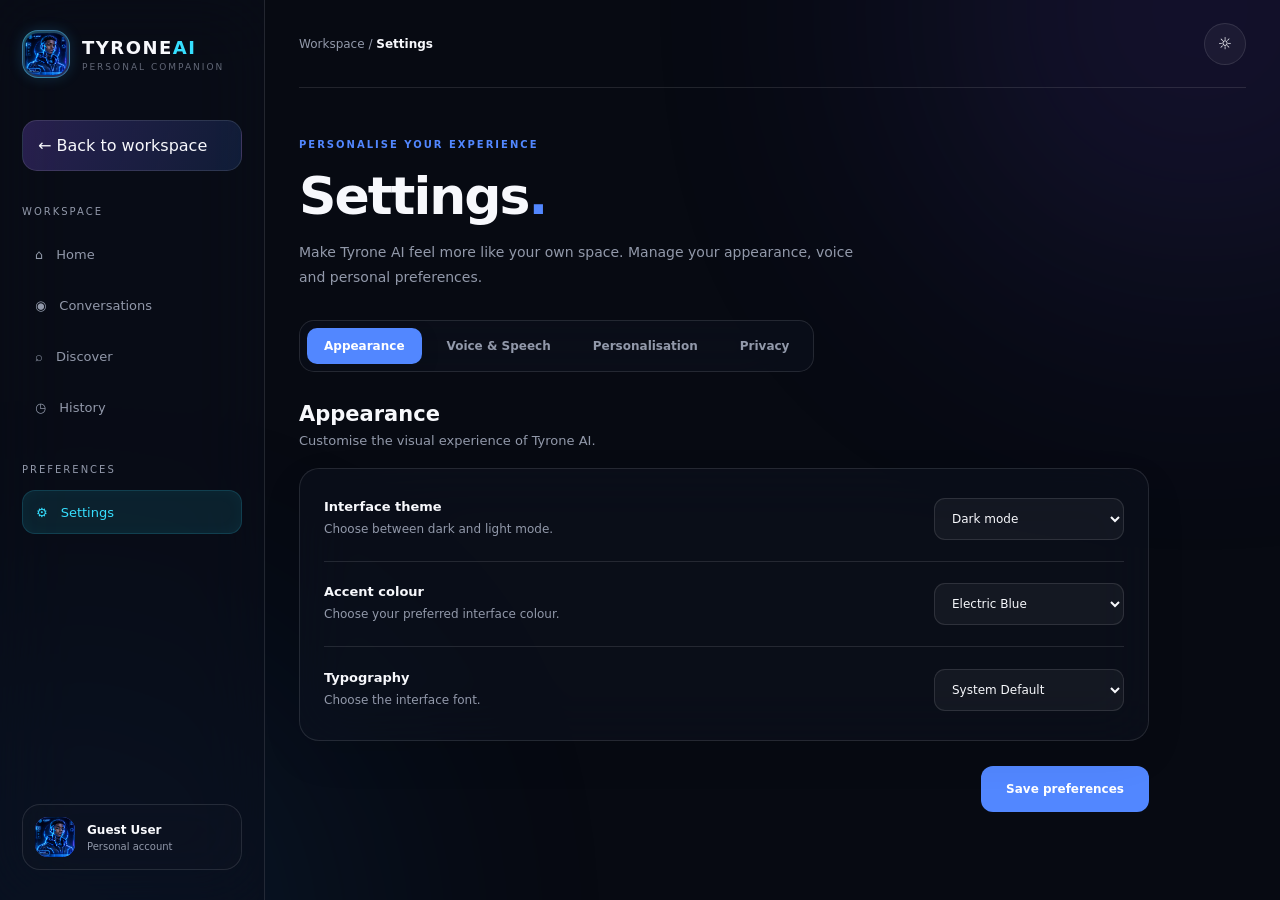
<file: wwwroot/pages/settings.html>
<!DOCTYPE html>
<html lang="en" data-theme="dark">
<head>
    <meta charset="UTF-8">
    <meta name="viewport" content="width=device-width, initial-scale=1.0">

    <meta name="theme-color" content="#080b14">
    <meta name="description" content="Customise your Tyrone AI experience.">

    <title>Settings | Tyrone AI</title>

    <link rel="stylesheet" href="../css/style.css">
    <link rel="stylesheet" href="../css/settings.css">
</head>

<body>

<div class="app-shell">

    <!-- SETTINGS SIDEBAR -->
    <aside class="sidebar" id="sidebar">

        <div class="brand">
            <div class="brand-icon">
                <img src="../images/tyrone-avatar.png" alt="Tyrone AI">
            </div>

            <div>
                <h2>TYRONE<span>AI</span></h2>
                <small>PERSONAL COMPANION</small>
            </div>
        </div>

        <a href="../index.html" class="new-chat">
            ← Back to workspace
        </a>

        <div class="sidebar-label">WORKSPACE</div>

        <nav class="side-nav">
            <a href="../index.html" data-page="home">
                <span>⌂</span>
                <span>Home</span>
            </a>

            <a href="../index.html" data-page="conversations">
                <span>◉</span>
                <span>Conversations</span>
            </a>

            <a href="../index.html" data-page="discover">
                <span>⌕</span>
                <span>Discover</span>
            </a>

            <a href="../index.html" data-page="history">
                <span>◷</span>
                <span>History</span>
            </a>
        </nav>

        <div class="sidebar-label">PREFERENCES</div>

        <nav class="side-nav">
            <a href="settings.html" class="active">
                <span>⚙</span>
                <span>Settings</span>
            </a>
        </nav>

        <div class="sidebar-bottom">
            <div class="profile">
                <div class="profile-avatar">
                    <img src="../images/tyrone-avatar.png" alt="Tyrone">
                </div>

                <div>
                    <strong id="sidebarName">Guest User</strong>
                    <small>Personal account</small>
                </div>
            </div>
        </div>

    </aside>

    <!-- MAIN SETTINGS CONTENT -->
    <main class="main-content settings-main">

        <header class="topbar">
            <div class="breadcrumb">
                Workspace / <strong>Settings</strong>
            </div>

            <div class="top-actions">
                <button class="icon-button" id="themeButton">
                    ☼
                </button>
            </div>
        </header>

        <section class="settings-hero">
            <span class="settings-eyebrow">
                PERSONALISE YOUR EXPERIENCE
            </span>

            <h1>Settings<span>.</span></h1>

            <p>
                Make Tyrone AI feel more like your own space.
                Manage your appearance, voice and personal preferences.
            </p>
        </section>

        <!-- SETTINGS NAVIGATION -->
        <nav class="settings-tabs">
            <button class="settings-tab active" data-settings-tab="appearance">
                Appearance
            </button>

            <button class="settings-tab" data-settings-tab="voice">
                Voice & Speech
            </button>

            <button class="settings-tab" data-settings-tab="personalisation">
                Personalisation
            </button>

            <button class="settings-tab" data-settings-tab="privacy">
                Privacy
            </button>
        </nav>

        <!-- APPEARANCE -->
        <section class="settings-content active" id="appearance">

            <div class="settings-section-heading">
                <h2>Appearance</h2>
                <p>Customise the visual experience of Tyrone AI.</p>
            </div>

            <div class="settings-card">

                <div class="settings-row">
                    <div>
                        <h3>Interface theme</h3>
                        <p>Choose between dark and light mode.</p>
                    </div>

                    <select id="settingsTheme">
                        <option value="dark">Dark mode</option>
                        <option value="light">Light mode</option>
                    </select>
                </div>

                <div class="settings-row">
                    <div>
                        <h3>Accent colour</h3>
                        <p>Choose your preferred interface colour.</p>
                    </div>

                    <select id="settingsAccent">
                        <option value="blue">Electric Blue</option>
                        <option value="purple">Purple</option>
                        <option value="cyan">Cyan</option>
                        <option value="green">Emerald</option>
                        <option value="orange">Orange</option>
                    </select>
                </div>

                <div class="settings-row">
                    <div>
                        <h3>Typography</h3>
                        <p>Choose the interface font.</p>
                    </div>

                    <select id="settingsFont">
                        <option value="system">System Default</option>
                        <option value="modern">Modern</option>
                        <option value="classic">Classic</option>
                    </select>
                </div>

            </div>
        </section>

        <!-- VOICE -->
        <section class="settings-content" id="voice">

            <div class="settings-section-heading">
                <h2>Voice & Speech</h2>
                <p>Manage how you communicate with Tyrone.</p>
            </div>

            <div class="settings-card">

                <div class="settings-row">
                    <div>
                        <h3>Spoken responses</h3>
                        <p>Enable or disable spoken AI replies.</p>
                    </div>

                    <label class="settings-switch">
                        <input type="checkbox" id="spokenReplies">
                        <span></span>
                    </label>
                </div>

                <div class="settings-row">
                    <div>
                        <h3>Voice input</h3>
                        <p>Use your microphone to talk to Tyrone.</p>
                    </div>

                    <span class="settings-info">Browser supported</span>
                </div>

            </div>
        </section>

        <!-- PERSONALISATION -->
        <section class="settings-content" id="personalisation">

            <div class="settings-section-heading">
                <h2>Personalisation</h2>
                <p>Give Tyrone a better understanding of your preferences.</p>
            </div>

            <div class="settings-card">

                <div class="settings-row">
                    <div>
                        <h3>Display name</h3>
                        <p>How Tyrone addresses you.</p>
                    </div>

                    <input
                        type="text"
                        id="settingsDisplayName"
                        placeholder="Your name"
                        maxlength="40"
                    >
                </div>

            </div>
        </section>

        <!-- PRIVACY -->
        <section class="settings-content" id="privacy">

            <div class="settings-section-heading">
                <h2>Privacy & Security</h2>
                <p>Understand and manage your data preferences.</p>
            </div>

            <div class="settings-card">

                <div class="settings-row">
                    <div>
                        <h3>Conversation storage</h3>
                        <p>Your conversations are managed by the existing app storage system.</p>
                    </div>

                    <span class="settings-info">Local storage</span>
                </div>

            </div>
        </section>

        <div class="settings-save-area">
            <button id="saveSettingsButton">
                Save preferences
            </button>
        </div>

    </main>

</div>

<script src="../js/settings.js"></script>


<nav class="mobile-nav settings-mobile-nav" aria-label="Mobile navigation">

    <a href="../index.html#home" class="mobile-nav-item">
        <span class="nav-icon">&#8962;</span>
        <span>Home</span>
    </a>

    <a href="../index.html#conversations" class="mobile-nav-item">
        <span class="nav-icon">&#9673;</span>
        <span>Chats</span>
    </a>

    <a href="../index.html#discover" class="mobile-nav-item">
        <span class="nav-icon">&#9906;</span>
        <span>Discover</span>
    </a>

    <a href="../index.html#history" class="mobile-nav-item">
        <span class="nav-icon">&#9719;</span>
        <span>History</span>
    </a>

    <a href="settings.html" class="mobile-nav-item active">
        <span class="nav-icon">&#9881;</span>
        <span>Settings</span>
    </a>

</nav>


</body>
</html>
</file>
<file: wwwroot/css/style.css>
﻿/* =========================================
   TYRONE AI - LIQUID GLASS DESIGN SYSTEM
   Premium iPhone-inspired interface
========================================= */

:root {
    --background: #070a12;
    --surface: rgba(255, 255, 255, 0.045);
    --surface-hover: rgba(255, 255, 255, 0.085);
    --glass: rgba(20, 25, 40, 0.34);
    --border: rgba(255, 255, 255, 0.11);
    --text: #f7f8fc;
    --muted: #9299aa;
    --accent: #a78bfa;
    --accent-blue: #60a5fa;
    --accent-glow: rgba(139, 92, 246, 0.3);
    --radius-lg: 26px;
    --radius-md: 18px;
    --blur: 28px;
}

[data-theme="light"] {
    --background: #edf0f8;
    --surface: rgba(255, 255, 255, 0.48);
    --surface-hover: rgba(255, 255, 255, 0.75);
    --glass: rgba(255, 255, 255, 0.38);
    --border: rgba(255, 255, 255, 0.65);
    --text: #171b2a;
    --muted: #747b8e;
    --accent: #7956d9;
    --accent-blue: #397bd9;
    --accent-glow: rgba(139, 92, 246, 0.16);
}

/* RESET */

* {
    margin: 0;
    padding: 0;
    box-sizing: border-box;
}

html {
    scroll-behavior: smooth;
}

body {
    min-height: 100vh;
    font-family: -apple-system, BlinkMacSystemFont,
        "SF Pro Display", "Segoe UI", sans-serif;

    color: var(--text);
    background: var(--background);

    overflow-x: hidden;

    transition:
        background 0.5s ease,
        color 0.5s ease;
}

button {
    font: inherit;
    color: inherit;
    cursor: pointer;
    border: none;
    -webkit-tap-highlight-color: transparent;
}

a {
    color: inherit;
    text-decoration: none;
}

/* AMBIENT BACKGROUND */

body::before,
body::after {
    content: "";
    position: fixed;
    width: 520px;
    height: 520px;
    border-radius: 50%;
    filter: blur(140px);
    opacity: 0.19;
    pointer-events: none;
    z-index: -1;
}

body::before {
    background: #6044cf;
    top: -250px;
    right: -180px;
}

body::after {
    background: #1764b8;
    bottom: -300px;
    left: -200px;
}

/* APPLICATION LAYOUT */

.app-shell {
    display: flex;
    min-height: 100vh;
}

/* SIDEBAR */

.sidebar {
    width: 265px;
    padding: 30px 22px;

    display: flex;
    flex-direction: column;

    background: rgba(12, 16, 28, 0.48);
    backdrop-filter: blur(35px);
    -webkit-backdrop-filter: blur(35px);

    border-right: 1px solid var(--border);
}

.brand {
    display: flex;
    align-items: center;
    gap: 12px;
    margin-bottom: 42px;
}

.brand-icon {
    width: 43px;
    height: 43px;
    display: grid;
    place-items: center;

    border-radius: 15px;

    font-size: 23px;
    font-weight: 800;

    background: linear-gradient(
        135deg,
        #a78bfa,
        #557df5
    );

    box-shadow: 0 0 30px var(--accent-glow);
}

.brand h2 {
    font-size: 18px;
    letter-spacing: 2px;
}

.brand h2 span {
    color: var(--accent);
}

.brand small {
    display: block;
    margin-top: 4px;
    font-size: 8px;
    letter-spacing: 2px;
    color: var(--muted);
}

.new-chat {
    padding: 15px;
    border-radius: 15px;

    background: linear-gradient(
        110deg,
        rgba(139, 92, 246, 0.25),
        rgba(59, 130, 246, 0.15)
    );

    border: 1px solid var(--border);
    text-align: left;
    transition: 0.3s ease;
}

.new-chat:hover {
    background: rgba(139, 92, 246, 0.3);
    transform: translateY(-2px);
}

.sidebar-label {
    margin: 35px 0 15px;
    font-size: 10px;
    letter-spacing: 2px;
    color: var(--muted);
}

.side-nav {
    display: grid;
    gap: 9px;
}

.side-nav a,
.sidebar-bottom > a {
    display: flex;
    align-items: center;
    gap: 13px;

    padding: 13px;
    border-radius: 13px;

    color: var(--muted);
    transition: 0.25s ease;
}

.side-nav a:hover,
.sidebar-bottom > a:hover,
.side-nav a.active {
    color: var(--text);
    background: var(--surface-hover);
}

.side-nav a.active {
    border: 1px solid var(--border);
}

.sidebar-bottom {
    margin-top: auto;
}

.profile {
    display: flex;
    align-items: center;
    gap: 12px;

    padding: 15px 5px 0;
    margin-top: 18px;
    border-top: 1px solid var(--border);
}

.profile-avatar {
    width: 38px;
    height: 38px;
    display: grid;
    place-items: center;

    border-radius: 50%;
    background: linear-gradient(135deg, #8b5cf6, #3b82f6);
}

.profile strong,
.profile small {
    display: block;
}

.profile strong {
    font-size: 12px;
}

.profile small {
    margin-top: 4px;
    color: var(--muted);
    font-size: 10px;
}

/* MAIN CONTENT */

.main-content {
    flex: 1;
    min-width: 0;
    padding: 0 55px;
}

.topbar {
    height: 88px;

    display: flex;
    align-items: center;
    justify-content: space-between;

    border-bottom: 1px solid var(--border);
}

.breadcrumb {
    font-size: 12px;
    color: var(--muted);
}

.breadcrumb strong {
    color: var(--text);
}

.top-actions {
    display: flex;
    align-items: center;
    gap: 14px;
}

.icon-button {
    width: 42px;
    height: 42px;
    border-radius: 50%;

    background: var(--surface);
    border: 1px solid var(--border);
}

.upgrade-button {
    padding: 12px 19px;
    border-radius: 30px;

    background: linear-gradient(
        110deg,
        #8b5cf6,
        #557df5
    );

    color: white;
    font-size: 12px;
}

.menu-button {
    display: none;
    background: transparent;
    font-size: 22px;
}

/* WELCOME */

.welcome-section {
    display: flex;
    align-items: center;
    justify-content: space-between;

    padding: 48px 0 35px;
}

.status,
.ai-status {
    display: flex;
    align-items: center;
    gap: 9px;

    font-size: 9px;
    letter-spacing: 2px;
    color: var(--muted);
}

.status-dot {
    width: 7px;
    height: 7px;
    display: inline-block;

    border-radius: 50%;
    background: #45dfab;

    box-shadow: 0 0 13px #45dfab;
}

.welcome-copy h1 {
    margin-top: 20px;
    font-size: clamp(28px, 4vw, 43px);
    letter-spacing: -1.5px;
    font-weight: 600;
}

.welcome-copy p {
    max-width: 550px;
    margin-top: 12px;
    line-height: 1.8;
    color: var(--muted);
    font-size: 14px;
}

.date-label {
    font-size: 12px;
    color: var(--muted);
}

/* COMPANION GLASS PANEL */

.companion-section {
    position: relative;
    min-height: 440px;

    display: grid;
    place-items: center;

    overflow: hidden;
    isolation: isolate;

    border: 1px solid var(--border);
    border-radius: 30px;

    background:
        linear-gradient(
            145deg,
            rgba(139, 92, 246, 0.11),
            rgba(59, 130, 246, 0.04),
            rgba(255, 255, 255, 0.025)
        );

    backdrop-filter: blur(35px);
    -webkit-backdrop-filter: blur(35px);

    box-shadow:
        inset 0 1px 1px rgba(255,255,255,0.08),
        0 25px 90px rgba(0,0,0,0.16);
}

.companion-glow {
    position: absolute;
    width: 350px;
    height: 350px;

    border-radius: 50%;
    background: #8058ed;
    filter: blur(130px);
    opacity: 0.22;
    z-index: -1;
}

.companion-content {
    text-align: center;
    padding: 35px 20px;
}

.ai-status {
    justify-content: center;
    color: #45dfab;
}

.avatar-placeholder {
    position: relative;
    width: 165px;
    height: 165px;

    display: grid;
    place-items: center;

    margin: 32px auto 25px;
}

.avatar-core {
    width: 110px;
    height: 110px;

    display: grid;
    place-items: center;

    border-radius: 50%;

    font-size: 45px;
    font-weight: 700;

    background: linear-gradient(
        145deg,
        rgba(167,139,250,0.9),
        rgba(59,130,246,0.85)
    );

    border: 1px solid rgba(255,255,255,0.4);

    box-shadow:
        0 0 45px rgba(139,92,246,0.35),
        inset 0 1px 15px rgba(255,255,255,0.3);
}

.avatar-ring {
    position: absolute;
    inset: 0;
    border-radius: 50%;
    border: 1px solid rgba(167,139,250,0.3);
}

.ring-one {
    animation: rotate 16s linear infinite;
}

.ring-two {
    inset: 12px;
    border-style: dashed;
    animation: rotate 22s linear infinite reverse;
}

@keyframes rotate {
    to {
        transform: rotate(360deg);
    }
}

.companion-content h2 {
    font-size: 30px;
    letter-spacing: -1px;
}

.companion-content > p {
    margin-top: 9px;
    color: var(--muted);
    font-size: 13px;
}

.talk-button {
    display: flex;
    align-items: center;
    justify-content: center;
    gap: 10px;

    margin: 27px auto 0;
    padding: 15px 27px;

    border-radius: 40px;

    color: white;
    background: linear-gradient(110deg, #8b5cf6, #557df5);

    box-shadow: 0 8px 35px rgba(139,92,246,0.28);

    transition: 0.3s ease;
}

.talk-button:hover {
    transform: translateY(-3px);
    box-shadow: 0 12px 40px rgba(139,92,246,0.4);
}

.voice-note {
    display: block;
    margin-top: 13px;
    color: var(--muted);
    font-size: 10px;
}

/* QUICK ACTIONS */

.quick-section {
    padding: 45px 0;
}

.section-heading h2 {
    font-size: 20px;
}

.section-heading p {
    margin-top: 8px;
    font-size: 12px;
    color: var(--muted);
}

.quick-grid {
    display: grid;
    grid-template-columns: repeat(4, minmax(0, 1fr));
    gap: 15px;
    margin-top: 22px;
}

.quick-card {
    min-height: 145px;
    padding: 21px;

    display: flex;
    flex-direction: column;
    align-items: flex-start;

    text-align: left;

    border-radius: 20px;
    border: 1px solid var(--border);

    background: var(--surface);

    backdrop-filter: blur(25px);
    -webkit-backdrop-filter: blur(25px);

    transition: 0.3s ease;
}

.quick-card:hover {
    transform: translateY(-5px);
    background: var(--surface-hover);
    border-color: rgba(167,139,250,0.4);
}

.quick-icon {
    font-size: 23px;
    color: var(--accent);
    margin-bottom: 18px;
}

.quick-card strong {
    font-size: 12px;
}

.quick-card small {
    margin-top: 8px;
    font-size: 10px;
    line-height: 1.5;
    color: var(--muted);
}

/* FOOTER */

.footer {
    display: flex;
    justify-content: space-between;

    padding: 23px 0 35px;
    border-top: 1px solid var(--border);

    font-size: 9px;
    letter-spacing: 1.5px;
    color: var(--muted);
}

/* MOBILE NAVIGATION â€” FLOATING GLASS */

.mobile-nav {
    display: none;
}

/* RESPONSIVE TABLET */

@media (max-width: 1050px) {
    .sidebar {
        width: 220px;
    }

    .main-content {
        padding: 0 30px;
    }

    .quick-grid {
        grid-template-columns: repeat(2, minmax(0, 1fr));
    }
}

/* MOBILE EXPERIENCE */

@media (max-width: 700px) {

    body {
        padding-bottom: 105px;
    }

    .app-shell {
        display: block;
    }

    .sidebar {
        position: fixed;
        top: 0;
        left: -280px;
        bottom: 0;
        z-index: 100;

        width: 260px;

        background: rgba(10, 14, 25, 0.9);
        transition: left 0.35s ease;
    }

    .sidebar.open {
        left: 0;
    }

    .main-content {
        padding: 0 19px;
    }

    .topbar {
        height: 67px;
    }

    .menu-button {
        display: block;
    }

    .breadcrumb {
        margin-right: auto;
        margin-left: 15px;
    }

    .upgrade-button {
        display: none;
    }

    .welcome-section {
        padding: 36px 0 25px;
        display: block;
    }

    .welcome-copy h1 {
        font-size: 31px;
        line-height: 1.2;
    }

    .welcome-copy p {
        font-size: 13px;
    }

    .date-label {
        margin-top: 18px;
    }

    .companion-section {
        min-height: 390px;
        border-radius: 25px;
    }

    .avatar-placeholder {
        width: 145px;
        height: 145px;
    }

    .avatar-core {
        width: 95px;
        height: 95px;
    }

    .companion-content h2 {
        font-size: 27px;
    }

    .quick-section {
        padding: 35px 0;
    }

    .quick-grid {
        grid-template-columns: repeat(2, minmax(0, 1fr));
        gap: 11px;
    }

    .quick-card {
        min-height: 135px;
        padding: 16px;
    }

    .footer {
        padding-bottom: 15px;
        font-size: 8px;
    }

    /* FULL-WIDTH FLOATING GLASS BAR */

    .mobile-nav {
        position: fixed;
        display: flex;
        align-items: center;
        justify-content: space-around;

        left: 15px;
        right: 15px;
        bottom: max(12px, env(safe-area-inset-bottom));

        min-height: 72px;
        padding: 8px 10px;

        z-index: 200;

        border-radius: 25px;

        /* Translucent glass, not an opaque background */
        background: rgba(17, 21, 35, 0.23);

        backdrop-filter: blur(32px) saturate(180%);
        -webkit-backdrop-filter: blur(32px) saturate(180%);

        border: 1px solid rgba(255,255,255,0.16);

        box-shadow:
            0 12px 45px rgba(0,0,0,0.22),
            inset 0 1px 1px rgba(255,255,255,0.15);
    }

    .mobile-nav a {
        flex: 1;

        display: flex;
        flex-direction: column;
        align-items: center;
        justify-content: center;
        gap: 5px;

        min-height: 54px;

        color: rgba(220,225,240,0.7);
        font-size: 21px;

        transition: 0.25s ease;
    }

    .mobile-nav a small {
        font-size: 9px;
        letter-spacing: 0.3px;
    }

    .mobile-nav a.active {
        color: #c4b5fd;
        text-shadow: 0 0 15px rgba(167,139,250,0.55);
    }
}

/* REDUCED MOTION ACCESSIBILITY */

@media (prefers-reduced-motion: reduce) {
    *,
    *::before,
    *::after {
        animation-duration: 0.01ms !important;
        animation-iteration-count: 1 !important;
        scroll-behavior: auto !important;
        transition-duration: 0.01ms !important;
    }
}
/* LIGHT MODE â€” SIDEBAR TEXT CONTRAST FIX */
html[data-theme="light"] #sidebar {
    color: #172033;
    background: rgba(245, 248, 255, 0.88);
    border-right: 1px solid rgba(20, 30, 50, 0.12);
}

html[data-theme="light"] #sidebar .new-chat,
html[data-theme="light"] #sidebar .side-nav a,
html[data-theme="light"] #sidebar .side-nav,
html[data-theme="light"] #sidebar .sidebar-label {
    color: #26334a;
}

html[data-theme="light"] #sidebar .new-chat {
    background: rgba(30, 45, 70, 0.08);
    border: 1px solid rgba(30, 45, 70, 0.14);
    font-weight: 600;
}

html[data-theme="light"] #sidebar .side-nav a {
    font-weight: 500;
}

html[data-theme="light"] #sidebar .side-nav a:hover,
html[data-theme="light"] #sidebar .side-nav a.active {
    color: #080f20;
    background: rgba(35, 55, 85, 0.10);
}

html[data-theme="light"] #sidebar .new-chat:hover {
    background: rgba(30, 45, 70, 0.14);
}

html[data-theme="light"] #sidebar .brand,
html[data-theme="light"] #sidebar #sidebarName {
    color: #101a2d;
}

/* =========================================
   TYRONE AI â€” LIQUID GLASS CHAT EXPERIENCE
========================================= */

[hidden] {
    display: none !important;
}

.conversation-list {
    display: grid;
    gap: 7px;
    max-height: 260px;
    overflow-y: auto;
}

.conversation-empty {
    padding: 8px 12px;
    color: var(--muted);
    font-size: 11px;
    line-height: 1.6;
}

.conversation-item {
    width: 100%;
    padding: 11px 12px;
    overflow: hidden;
    border-radius: 12px;
    background: transparent;
    color: var(--muted);
    text-align: left;
    text-overflow: ellipsis;
    white-space: nowrap;
    font-size: 12px;
    transition: 0.25s ease;
}

.conversation-item:hover,
.conversation-item.active {
    color: var(--text);
    background: var(--surface-hover);
}

/* CHAT PANEL */

.chat-panel {
    position: relative;
    min-height: 580px;
    height: min(72vh, 780px);
    display: flex;
    flex-direction: column;
    overflow: hidden;

    border: 1px solid var(--border);
    border-radius: 28px;

    background:
        linear-gradient(
            145deg,
            rgba(139, 92, 246, 0.09),
            rgba(59, 130, 246, 0.035),
            var(--glass)
        );

    backdrop-filter: blur(35px) saturate(160%);
    -webkit-backdrop-filter: blur(35px) saturate(160%);

    box-shadow:
        inset 0 1px 1px rgba(255,255,255,0.10),
        0 25px 80px rgba(0,0,0,0.13);

    animation: chatAppear 0.45s ease both;
}

@keyframes chatAppear {
    from {
        opacity: 0;
        transform: translateY(15px) scale(0.99);
    }
    to {
        opacity: 1;
        transform: translateY(0) scale(1);
    }
}

.chat-header {
    min-height: 85px;
    padding: 20px 25px;

    display: flex;
    align-items: center;
    justify-content: space-between;
    gap: 15px;

    border-bottom: 1px solid var(--border);
}

.chat-header h2 {
    margin-top: 8px;
    font-size: 19px;
    font-weight: 600;
}

.chat-model-label {
    padding: 8px 12px;
    border: 1px solid var(--border);
    border-radius: 30px;
    background: var(--surface);
    color: var(--muted);
    font-size: 9px;
    letter-spacing: 1px;
    white-space: nowrap;
}

/* MESSAGES */

.chat-messages {
    flex: 1;
    min-height: 0;
    padding: 28px;
    overflow-y: auto;
    scroll-behavior: smooth;
}

.message {
    display: flex;
    align-items: flex-start;
    gap: 13px;
    margin-bottom: 25px;
    animation: messageAppear 0.3s ease both;
}

@keyframes messageAppear {
    from {
        opacity: 0;
        transform: translateY(8px);
    }
    to {
        opacity: 1;
        transform: translateY(0);
    }
}

.message-avatar {
    width: 36px;
    height: 36px;
    flex-shrink: 0;
    display: grid;
    place-items: center;
    border-radius: 13px;
    color: white;
    font-weight: 700;
    background: linear-gradient(135deg, #8b5cf6, #3b82f6);
    box-shadow: 0 5px 20px rgba(139,92,246,0.2);
}

.message-content {
    max-width: min(720px, 85%);
    padding: 14px 17px;
    border: 1px solid var(--border);
    border-radius: 5px 19px 19px 19px;
    background: var(--surface);
    line-height: 1.75;
    overflow-wrap: anywhere;
}

.message-content strong {
    display: block;
    margin-bottom: 5px;
    color: var(--accent);
    font-size: 11px;
}

.message-content p {
    color: var(--text);
    font-size: 13px;
    white-space: pre-wrap;
}

.user-message {
    flex-direction: row-reverse;
}

.user-message .message-avatar {
    background: linear-gradient(135deg, #397bd9, #2563eb);
}

.user-message .message-content {
    border-radius: 19px 5px 19px 19px;
    background: rgba(111, 92, 220, 0.13);
}

/* TYPING INDICATOR */

.typing-indicator {
    display: flex;
    align-items: center;
    gap: 5px;
    padding: 0 28px 17px;
    color: var(--muted);
    font-size: 11px;
}

.typing-indicator[hidden] {
    display: none !important;
}

.typing-indicator span {
    width: 6px;
    height: 6px;
    border-radius: 50%;
    background: var(--accent);
    animation: typingPulse 1.2s infinite ease-in-out;
}

.typing-indicator span:nth-child(2) {
    animation-delay: 0.15s;
}

.typing-indicator span:nth-child(3) {
    animation-delay: 0.3s;
}

@keyframes typingPulse {
    0%, 60%, 100% {
        opacity: 0.35;
        transform: translateY(0);
    }
    30% {
        opacity: 1;
        transform: translateY(-5px);
    }
}

/* MESSAGE COMPOSER */

.chat-composer {
    display: flex;
    align-items: flex-end;
    gap: 12px;
    margin: 0 20px;
    padding: 12px 13px 12px 19px;

    border: 1px solid var(--border);
    border-radius: 22px;

    background: rgba(255,255,255,0.055);
    backdrop-filter: blur(25px);
    -webkit-backdrop-filter: blur(25px);

    box-shadow:
        inset 0 1px 1px rgba(255,255,255,0.07),
        0 8px 30px rgba(0,0,0,0.08);

    transition: border-color 0.25s ease, box-shadow 0.25s ease;
}

.chat-composer:focus-within {
    border-color: rgba(167,139,250,0.55);
    box-shadow: 0 0 25px rgba(139,92,246,0.10);
}

.chat-composer textarea {
    flex: 1;
    min-width: 0;
    max-height: 150px;
    resize: none;
    outline: none;
    border: none;
    background: transparent;
    color: var(--text);
    font: inherit;
    font-size: 13px;
    line-height: 1.6;
    padding: 7px 0;
}

.chat-composer textarea::placeholder {
    color: var(--muted);
}

.chat-composer button {
    width: 43px;
    height: 43px;
    flex-shrink: 0;
    display: grid;
    place-items: center;
    border-radius: 15px;
    color: white;
    font-size: 19px;
    background: linear-gradient(135deg, #8b5cf6, #557df5);
    box-shadow: 0 5px 20px rgba(139,92,246,0.25);
    transition: 0.25s ease;
}

.chat-composer button:hover {
    transform: translateY(-2px);
    box-shadow: 0 8px 25px rgba(139,92,246,0.4);
}

.chat-composer button:disabled {
    opacity: 0.45;
    cursor: not-allowed;
    transform: none;
}

.chat-disclaimer {
    padding: 12px 15px 17px;
    text-align: center;
    color: var(--muted);
    font-size: 9px;
}

/* LIGHT THEME */

html[data-theme="light"] .chat-panel {
    background:
        linear-gradient(
            145deg,
            rgba(255,255,255,0.78),
            rgba(238,241,255,0.55)
        );
    box-shadow:
        inset 0 1px 1px rgba(255,255,255,0.85),
        0 25px 80px rgba(40,50,90,0.08);
}

html[data-theme="light"] .chat-composer {
    background: rgba(255,255,255,0.65);
    border-color: rgba(70,80,120,0.17);
}

html[data-theme="light"] .message-content {
    background: rgba(255,255,255,0.65);
}

html[data-theme="light"] .user-message .message-content {
    background: rgba(121,86,217,0.10);
}

/* MOBILE CHAT */

@media (max-width: 700px) {
    .conversation-list {
        max-height: 180px;
    }

    .chat-panel {
        min-height: 540px;
        height: calc(100dvh - 180px);
        border-radius: 23px;
    }

    .chat-header {
        min-height: 75px;
        padding: 16px;
    }

    .chat-header h2 {
        font-size: 16px;
    }

    .chat-model-label {
        font-size: 8px;
        padding: 7px 9px;
    }

    .chat-messages {
        padding: 20px 14px;
    }

    .message {
        gap: 9px;
        margin-bottom: 20px;
    }

    .message-avatar {
        width: 31px;
        height: 31px;
        border-radius: 11px;
    }

    .message-content {
        max-width: 88%;
        padding: 12px 13px;
    }

    .message-content p {
        font-size: 13px;
    }

    .chat-composer {
        margin: 0 10px;
        padding: 9px 10px 9px 14px;
        border-radius: 19px;
    }

    .chat-composer button {
        width: 40px;
        height: 40px;
    }

    .chat-disclaimer {
        padding-bottom: 12px;
    }
}


/* =========================================
   TYRONE AI — PREMIUM CHAT REFINEMENT
========================================= */

.chat-panel {
    isolation: isolate;
    border-color: rgba(255, 255, 255, 0.13);
    background:
        radial-gradient(
            ellipse at 15% 0%,
            rgba(139, 92, 246, 0.12),
            transparent 45%
        ),
        radial-gradient(
            ellipse at 90% 100%,
            rgba(59, 130, 246, 0.09),
            transparent 42%
        ),
        var(--glass);
}

.chat-header {
    flex-shrink: 0;
    background: rgba(255, 255, 255, 0.018);
    backdrop-filter: blur(24px);
    -webkit-backdrop-filter: blur(24px);
}

.chat-header h2 {
    letter-spacing: -0.45px;
}

.chat-messages {
    display: flex;
    flex-direction: column;
    gap: 5px;
    padding: 30px clamp(16px, 4vw, 38px);
    overscroll-behavior: contain;
    scrollbar-width: thin;
    scrollbar-color: rgba(167, 139, 250, 0.25) transparent;
}

.message {
    width: 100%;
    gap: 12px;
    margin-bottom: 17px;
}

.message-avatar {
    width: 35px;
    height: 35px;
    border: 1px solid rgba(255, 255, 255, 0.22);
    border-radius: 12px;
    box-shadow:
        0 5px 18px rgba(0, 0, 0, 0.15),
        inset 0 1px 1px rgba(255, 255, 255, 0.25);
}

.message-content {
    max-width: min(760px, 82%);
    padding: 15px 19px;
    border-radius: 5px 20px 20px 20px;
    background: rgba(255, 255, 255, 0.055);
    border-color: rgba(255, 255, 255, 0.09);
    box-shadow: 0 5px 20px rgba(0, 0, 0, 0.045);
}

.message-content strong {
    margin-bottom: 7px;
    font-size: 10px;
    letter-spacing: 0.8px;
    text-transform: uppercase;
}

.message-content p {
    font-size: 14px;
    line-height: 1.85;
    letter-spacing: 0.05px;
}

.user-message .message-content {
    border-radius: 20px 5px 20px 20px;
    background:
        linear-gradient(
            135deg,
            rgba(139, 92, 246, 0.20),
            rgba(59, 130, 246, 0.13)
        );
    border-color: rgba(167, 139, 250, 0.20);
}

.user-message .message-content strong {
    color: #a5b4fc;
}

.typing-indicator {
    flex-shrink: 0;
    padding-left: 78px;
    min-height: 28px;
}

.chat-composer {
    flex-shrink: 0;
    margin: 0 22px;
    padding: 12px 13px 12px 20px;
    border-radius: 25px;
    background: rgba(255, 255, 255, 0.065);
    border-color: rgba(255, 255, 255, 0.15);
    box-shadow:
        inset 0 1px 1px rgba(255, 255, 255, 0.09),
        0 12px 35px rgba(0, 0, 0, 0.12);
}

.chat-composer textarea {
    font-size: 14px;
    line-height: 1.7;
}

.chat-composer button {
    width: 45px;
    height: 45px;
    border-radius: 16px;
    background: linear-gradient(145deg, #a78bfa, #557df5);
    box-shadow:
        0 5px 18px rgba(139, 92, 246, 0.25),
        inset 0 1px 1px rgba(255, 255, 255, 0.35);
}

.chat-disclaimer {
    flex-shrink: 0;
    padding-top: 11px;
    letter-spacing: 0.2px;
}

/* PREMIUM LIGHT APPEARANCE */

html[data-theme="light"] .chat-panel {
    border-color: rgba(255, 255, 255, 0.78);
    background:
        radial-gradient(
            ellipse at 15% 0%,
            rgba(167, 139, 250, 0.13),
            transparent 45%
        ),
        rgba(255, 255, 255, 0.52);
}

html[data-theme="light"] .chat-header {
    background: rgba(255, 255, 255, 0.22);
}

html[data-theme="light"] .message-content {
    background: rgba(255, 255, 255, 0.72);
    border-color: rgba(100, 110, 150, 0.12);
    box-shadow: 0 5px 20px rgba(50, 60, 100, 0.045);
}

html[data-theme="light"] .message-content p {
    color: #25283a;
}

html[data-theme="light"] .user-message .message-content {
    background: rgba(121, 86, 217, 0.105);
    border-color: rgba(121, 86, 217, 0.17);
}

html[data-theme="light"] .chat-composer {
    background: rgba(255, 255, 255, 0.78);
    border-color: rgba(100, 110, 150, 0.16);
    box-shadow: 0 10px 30px rgba(50, 60, 100, 0.07);
}

/* MOBILE REFINEMENT */

@media (max-width: 700px) {
    .chat-messages {
        padding: 22px 13px;
    }

    .message {
        gap: 8px;
        margin-bottom: 15px;
    }

    .message-content {
        max-width: 88%;
        padding: 12px 14px;
    }

    .message-content p {
        font-size: 13px;
        line-height: 1.75;
    }

    .typing-indicator {
        padding-left: 55px;
    }

    .chat-composer {
        margin: 0 10px;
        padding: 9px 10px 9px 14px;
    }
}

@media (prefers-reduced-motion: reduce) {
    .chat-panel,
    .message,
    .typing-indicator span {
        animation: none !important;
    }

    .chat-messages {
        scroll-behavior: auto;
    }
}
/* =========================================
   TYRONE VOICE INPUT — GLASS MICROPHONE
========================================= */

.chat-composer .voice-button {
    width: 45px;
    height: 45px;
    min-width: 45px;
    padding: 0;
    margin-right: 8px;
    display: flex;
    align-items: center;
    justify-content: center;
    border-radius: 50%;
    background: rgba(255, 255, 255, 0.08);
    border: 1px solid rgba(255, 255, 255, 0.18);
    color: #c4b5fd;
    box-shadow: inset 0 1px 1px rgba(255,255,255,0.12);
    transition: all 0.25s ease;
}

.chat-composer .voice-button svg {
    width: 21px;
    height: 21px;
    fill: none;
    stroke: currentColor;
    stroke-width: 1.7;
    stroke-linecap: round;
    stroke-linejoin: round;
}

.chat-composer .voice-button:hover {
    background: rgba(167, 139, 250, 0.18);
    border-color: rgba(167, 139, 250, 0.5);
    transform: translateY(-2px);
}

.chat-composer .voice-button.is-listening {
    color: #ffffff;
    background: linear-gradient(145deg, #a78bfa, #557df5);
    border-color: rgba(255,255,255,0.35);
    animation: tyroneMicPulse 1.4s infinite;
}

.chat-composer .voice-button:disabled {
    opacity: 0.5;
    cursor: not-allowed;
}

@keyframes tyroneMicPulse {
    0%, 100% {
        box-shadow: 0 0 0 0 rgba(124, 105, 255, 0.4);
    }
    50% {
        box-shadow: 0 0 0 9px rgba(124, 105, 255, 0);
    }
}
/* =========================================
   TYRONE AI — SPOKEN REPLY TOGGLE
========================================= */

.chat-header-actions {
    display: flex;
    align-items: center;
    justify-content: flex-end;
    gap: 10px;
    flex-shrink: 0;
}

.voice-reply-button {
    display: inline-flex;
    align-items: center;
    justify-content: center;
    gap: 7px;
    min-height: 34px;
    padding: 7px 12px;
    border-radius: 30px;
    border: 1px solid var(--border);
    background: var(--surface);
    color: var(--muted);
    font: inherit;
    font-size: 11px;
    cursor: pointer;
    transition: all 0.25s ease;
    backdrop-filter: blur(14px);
    -webkit-backdrop-filter: blur(14px);
}

.voice-reply-button:hover {
    color: var(--text);
    border-color: var(--accent);
    transform: translateY(-1px);
}

.voice-reply-icon {
    font-size: 16px;
    line-height: 1;
}

.voice-reply-button.is-enabled {
    color: #ffffff;
    background: linear-gradient(135deg, #9272ed, #557df5);
    border-color: rgba(255,255,255,0.35);
    box-shadow: 0 4px 16px rgba(124, 105, 255, 0.22);
}

.voice-reply-button:disabled {
    opacity: 0.45;
    cursor: not-allowed;
}

html[data-theme="light"] .voice-reply-button:not(.is-enabled) {
    color: #454b60;
    background: rgba(255,255,255,0.65);
    border-color: rgba(70,80,120,0.18);
}

@media (max-width: 700px) {
    .chat-header-actions {
        gap: 6px;
    }

    .voice-reply-button {
        padding: 7px 9px;
        font-size: 10px;
    }
}

/* =========================================
   TYRONE AI — PREMIUM DIGITAL AVATAR
========================================= */

.avatar-placeholder {
    position: relative;
    width: 190px;
    height: 190px;
    display: grid;
    place-items: center;
    margin: 32px auto 25px;
    isolation: isolate;
}

/* Soft light behind Tyrone */
.avatar-placeholder::before {
    content: "";
    position: absolute;
    width: 145px;
    height: 145px;
    border-radius: 50%;
    background: radial-gradient(
        circle,
        rgba(139, 92, 246, 0.38),
        rgba(59, 130, 246, 0.12) 55%,
        transparent 75%
    );
    filter: blur(18px);
    z-index: -1;
    animation: tyroneGlow 4s ease-in-out infinite;
}

/* Portrait frame */
.avatar-image-wrapper {
    position: relative;
    width: 125px;
    height: 125px;
    border-radius: 50%;
    overflow: hidden;
    border: 2px solid rgba(190, 170, 255, 0.75);
    box-shadow:
        0 0 20px rgba(139, 92, 246, 0.35),
        0 0 45px rgba(59, 130, 246, 0.2),
        inset 0 0 15px rgba(255, 255, 255, 0.15);
    z-index: 2;
    animation: tyroneFloat 5s ease-in-out infinite;
}

.avatar-image {
    width: 100%;
    height: 100%;
    display: block;
    object-fit: cover;
    object-position: center;
}

/* Animated energy rings */
.avatar-ring {
    position: absolute;
    inset: 0;
    border-radius: 50%;
    border: 1px solid rgba(167, 139, 250, 0.42);
    pointer-events: none;
}

.ring-one {
    animation: rotate 16s linear infinite;
}

.ring-two {
    inset: 12px;
    border-style: dashed;
    border-color: rgba(96, 165, 250, 0.4);
    animation: rotate 22s linear infinite reverse;
}

@keyframes tyroneFloat {
    0%, 100% {
        transform: translateY(0);
    }
    50% {
        transform: translateY(-5px);
    }
}

@keyframes tyroneGlow {
    0%, 100% {
        opacity: 0.65;
        transform: scale(0.95);
    }
    50% {
        opacity: 1;
        transform: scale(1.08);
    }
}

@media (prefers-reduced-motion: reduce) {
    .avatar-placeholder::before,
    .avatar-image-wrapper,
    .avatar-ring {
        animation: none !important;
    }
}

/* =========================================
   TYRONE AI — AVATAR ACTIVITY VISUALS
========================================= */

/* Default state */
#tyroneAvatar {
    transition: filter 0.4s ease;
}

#tyroneAvatar .avatar-image-wrapper {
    transition:
        box-shadow 0.4s ease,
        border-color 0.4s ease,
        transform 0.4s ease;
}

/* =========================================
   LISTENING STATE
========================================= */

#tyroneAvatar.is-listening {
    filter: drop-shadow(0 0 18px rgba(0, 190, 255, 0.35));
}

#tyroneAvatar.is-listening .avatar-image-wrapper {
    border-color: rgba(75, 200, 255, 0.95);
    box-shadow:
        0 0 12px rgba(0, 190, 255, 0.5),
        0 0 35px rgba(0, 190, 255, 0.35),
        inset 0 0 15px rgba(0, 190, 255, 0.15);

    animation: tyroneListeningPulse 1.5s ease-in-out infinite;
}

#tyroneAvatar.is-listening .ring-one {
    border-color: rgba(65, 195, 255, 0.8);
    animation-duration: 4s;
}

#tyroneAvatar.is-listening .ring-two {
    border-color: rgba(65, 195, 255, 0.5);
    animation-duration: 6s;
}

/* =========================================
   THINKING STATE
========================================= */

#tyroneAvatar.is-thinking {
    filter: drop-shadow(0 0 20px rgba(150, 110, 255, 0.35));
}

#tyroneAvatar.is-thinking .avatar-image-wrapper {
    border-color: rgba(165, 130, 255, 0.9);
    box-shadow:
        0 0 15px rgba(150, 110, 255, 0.4),
        0 0 40px rgba(150, 110, 255, 0.25),
        inset 0 0 15px rgba(150, 110, 255, 0.12);
}

#tyroneAvatar.is-thinking .ring-one {
    border-color: rgba(165, 130, 255, 0.8);
    animation-duration: 3s;
}

#tyroneAvatar.is-thinking .ring-two {
    border-color: rgba(165, 130, 255, 0.45);
    animation-duration: 4s;
}

/* =========================================
   SPEAKING STATE
========================================= */

#tyroneAvatar.is-speaking {
    filter: drop-shadow(0 0 25px rgba(0, 220, 190, 0.45));
}

#tyroneAvatar.is-speaking .avatar-image-wrapper {
    border-color: rgba(70, 255, 215, 0.95);
    box-shadow:
        0 0 18px rgba(0, 220, 190, 0.55),
        0 0 45px rgba(0, 220, 190, 0.3),
        inset 0 0 18px rgba(0, 220, 190, 0.15);

    animation: tyroneSpeakingPulse 1.2s ease-in-out infinite;
}

#tyroneAvatar.is-speaking .ring-one {
    border-color: rgba(70, 255, 215, 0.85);
    animation-duration: 2.5s;
}

#tyroneAvatar.is-speaking .ring-two {
    border-color: rgba(70, 255, 215, 0.5);
    animation-duration: 3.5s;
}

/* =========================================
   ACTIVITY ANIMATIONS
========================================= */

@keyframes tyroneListeningPulse {
    0%, 100% {
        transform: scale(1);
        box-shadow:
            0 0 12px rgba(0, 190, 255, 0.4),
            0 0 25px rgba(0, 190, 255, 0.2);
    }

    50% {
        transform: scale(1.035);
        box-shadow:
            0 0 20px rgba(0, 190, 255, 0.65),
            0 0 45px rgba(0, 190, 255, 0.4);
    }
}

@keyframes tyroneSpeakingPulse {
    0%, 100% {
        transform: scale(1);
    }

    50% {
        transform: scale(1.045);
    }
}

/* =========================================
   ACCESSIBILITY — REDUCED MOTION
========================================= */

@media (prefers-reduced-motion: reduce) {
    #tyroneAvatar.is-listening .avatar-image-wrapper,
    #tyroneAvatar.is-speaking .avatar-image-wrapper {
        animation: none;
    }
}

/* =========================================
   TYRONE AI — CHAT HEADER AVATAR
========================================= */

.chat-header-identity {
    display: flex;
    align-items: center;
    gap: 14px;
    min-width: 0;
}

.chat-header-info {
    min-width: 0;
}

.chat-avatar {
    position: relative;
    width: 54px;
    height: 54px;
    min-width: 54px;
    border-radius: 50%;
    padding: 3px;
    border: 1px solid rgba(100, 190, 255, 0.5);
    background: rgba(40, 100, 160, 0.15);
    box-shadow: 0 0 16px rgba(50, 160, 255, 0.2);
    transition: all 0.35s ease;
}

.chat-avatar-image {
    display: block;
    width: 100%;
    height: 100%;
    border-radius: 50%;
    object-fit: cover;
}

.chat-avatar-status {
    position: absolute;
    right: 0;
    bottom: 1px;
    width: 12px;
    height: 12px;
    border-radius: 50%;
    background: #36df91;
    border: 2px solid var(--background, #101522);
    box-shadow: 0 0 9px rgba(54, 223, 145, 0.65);
}

/* Activity label */

.chat-avatar-activity {
    display: block;
    margin-top: 3px;
    font-size: 11px;
    opacity: 0.65;
    transition: color 0.3s ease;
}

/* LISTENING — BLUE */

.chat-avatar[data-state="listening"] {
    border-color: #35bdff;
    box-shadow:
        0 0 12px rgba(53, 189, 255, 0.65),
        0 0 28px rgba(53, 189, 255, 0.3);
    animation: chatAvatarPulse 1.4s ease-in-out infinite;
}

.chat-avatar[data-state="listening"] .chat-avatar-activity {
    color: #35bdff;
}

/* THINKING — PURPLE */

.chat-avatar[data-state="thinking"] {
    border-color: #a78bfa;
    box-shadow:
        0 0 12px rgba(167, 139, 250, 0.65),
        0 0 28px rgba(167, 139, 250, 0.3);
}

.chat-avatar[data-state="thinking"] .chat-avatar-activity {
    color: #a78bfa;
}

/* SPEAKING — TURQUOISE */

.chat-avatar[data-state="speaking"] {
    border-color: #40f5cf;
    box-shadow:
        0 0 14px rgba(64, 245, 207, 0.7),
        0 0 30px rgba(64, 245, 207, 0.35);
    animation: chatAvatarSpeaking 1.1s ease-in-out infinite;
}

.chat-avatar[data-state="speaking"] .chat-avatar-activity {
    color: #40f5cf;
}

/* Animations */

@keyframes chatAvatarPulse {
    0%, 100% {
        transform: scale(1);
    }

    50% {
        transform: scale(1.06);
    }
}

@keyframes chatAvatarSpeaking {
    0%, 100% {
        transform: scale(1);
    }

    50% {
        transform: scale(1.045);
    }
}

/* Mobile layout */

@media (max-width: 600px) {
    .chat-header-identity {
        gap: 10px;
    }

    .chat-avatar {
        width: 46px;
        height: 46px;
        min-width: 46px;
    }

    .chat-avatar-activity {
        font-size: 10px;
    }
}

@media (prefers-reduced-motion: reduce) {
    .chat-avatar {
        animation: none !important;
    }
}
.message-avatar {
    overflow: hidden;
    flex-shrink: 0;
}

.message-avatar-image {
    display: block;
    width: 100%;
    height: 100%;
    object-fit: cover;
    border-radius: 50%;
}

/* =========================================
   TYRONE — MESSAGE AVATAR PREMIUM EFFECT
========================================= */

.assistant-message .message-avatar {
    position: relative;
    border: 1px solid rgba(80, 190, 255, 0.45);
    border-radius: 50%;
    box-shadow:
        0 0 8px rgba(60, 170, 255, 0.25),
        0 0 18px rgba(60, 170, 255, 0.12);
    transition:
        box-shadow 0.3s ease,
        border-color 0.3s ease,
        transform 0.3s ease;
}

.assistant-message .message-avatar-image {
    transition: transform 0.4s ease;
}

.assistant-message:hover .message-avatar {
    border-color: rgba(70, 220, 255, 0.85);
    box-shadow:
        0 0 12px rgba(60, 190, 255, 0.5),
        0 0 24px rgba(60, 190, 255, 0.2);
}

.assistant-message:hover .message-avatar-image {
    transform: scale(1.06);
}

@media (prefers-reduced-motion: reduce) {
    .assistant-message .message-avatar,
    .assistant-message .message-avatar-image {
        transition: none;
    }
}

/* TYRONE AI — LIVE VOICE WAVEFORM */

.voice-waveform {
    display: none;
    align-items: center;
    justify-content: center;
    gap: 3px;
    height: 22px;
    margin-left: 8px;
}

.voice-waveform.is-active {
    display: inline-flex;
}

.voice-waveform span {
    display: block;
    width: 3px;
    height: 5px;
    border-radius: 10px;
    background: #36e5ff;
    box-shadow: 0 0 8px rgba(54, 229, 255, 0.8);
    transform-origin: center;
}

.voice-waveform.is-active span {
    animation: tyroneVoiceWave 0.65s ease-in-out infinite alternate;
}

.voice-waveform.is-active span:nth-child(1) {
    animation-delay: 0s;
}

.voice-waveform.is-active span:nth-child(2) {
    animation-delay: 0.15s;
}

.voice-waveform.is-active span:nth-child(3) {
    animation-delay: 0.3s;
}

.voice-waveform.is-active span:nth-child(4) {
    animation-delay: 0.1s;
}

.voice-waveform.is-active span:nth-child(5) {
    animation-delay: 0.25s;
}

@keyframes tyroneVoiceWave {
    0% {
        height: 4px;
        opacity: 0.55;
    }

    100% {
        height: 20px;
        opacity: 1;
    }
}

@media (prefers-reduced-motion: reduce) {
    .voice-waveform.is-active span {
        animation: none;
        height: 10px;
    }
}

/* TYRONE AI — PREMIUM SIDEBAR BRANDING */

.brand-icon {
    width: 48px;
    height: 48px;
    min-width: 48px;
    overflow: hidden;
    position: relative;
    display: flex;
    align-items: center;
    justify-content: center;
    border-radius: 16px;
    padding: 2px;
    background: linear-gradient(
        135deg,
        rgba(54, 229, 255, 0.3),
        rgba(100, 90, 255, 0.25)
    );
    border: 1px solid rgba(90, 210, 255, 0.45);
    box-shadow:
        0 0 14px rgba(54, 190, 255, 0.18),
        inset 0 0 12px rgba(255, 255, 255, 0.08);
}

.brand-avatar-image {
    width: 100%;
    height: 100%;
    display: block;
    object-fit: cover;
    border-radius: 13px;
}

.brand h2 {
    letter-spacing: 1.5px;
    font-weight: 800;
}

.brand h2 span {
    color: #36dfff;
}

.brand small {
    letter-spacing: 2px;
    opacity: 0.65;
    font-size: 9px;
}

/* TYRONE AI — SIDEBAR WORKSPACE NAVIGATION */

.side-nav {
    display: flex;
    flex-direction: column;
    gap: 7px;
}

.side-nav a,
.sidebar-bottom > a {
    display: flex;
    align-items: center;
    gap: 13px;
    min-height: 44px;
    padding: 0 13px;
    border-radius: 13px;
    color: var(--text-secondary);
    text-decoration: none;
    font-size: 13px;
    font-weight: 500;
    transition:
        background 0.25s ease,
        color 0.25s ease,
        transform 0.25s ease,
        box-shadow 0.25s ease;
}

.side-nav a svg,
.sidebar-bottom > a svg {
    width: 19px;
    height: 19px;
    flex-shrink: 0;
    fill: none;
    stroke: currentColor;
    stroke-width: 1.7;
    stroke-linecap: round;
    stroke-linejoin: round;
}

.side-nav a:hover,
.sidebar-bottom > a:hover {
    color: var(--text-primary);
    background: rgba(255, 255, 255, 0.06);
    transform: translateX(3px);
}

.side-nav a.active {
    color: #36dfff;
    background: rgba(54, 223, 255, 0.10);
    border: 1px solid rgba(54, 223, 255, 0.16);
    box-shadow: inset 0 0 16px rgba(54, 223, 255, 0.04);
}

.side-nav a.active svg {
    filter: drop-shadow(0 0 5px rgba(54, 223, 255, 0.5));
}

@media (prefers-reduced-motion: reduce) {
    .side-nav a,
    .sidebar-bottom > a {
        transition: none;
    }
}

/* =========================================
   TYRONE AI — NAVIGATION ALIGNMENT FIX
========================================= */

.side-nav a,
.sidebar-bottom > a {
    color: var(--muted);
}

.side-nav a:hover,
.sidebar-bottom > a:hover {
    color: var(--text);
}

.side-nav a.active {
    color: #36dfff;
}

/* SIDEBAR HEIGHT AND STRUCTURE */

@media (min-width: 701px) {
    .sidebar {
        min-height: 100vh;
        height: 100vh;
        position: sticky;
        top: 0;
        overflow-y: auto;
        overflow-x: hidden;
    }
}

/* BRAND IMAGE ALIGNMENT */

.brand-icon img {
    width: 100%;
    height: 100%;
    display: block;
    object-fit: cover;
    border-radius: 13px;
}

/* PROFILE ALIGNMENT */

.profile {
    width: 100%;
    min-width: 0;
    display: flex;
    align-items: center;
    gap: 12px;
    padding: 12px;
    margin-top: 15px;
    border: 1px solid var(--border);
    border-radius: 18px;
    background: var(--glass);
    backdrop-filter: blur(var(--blur));
    -webkit-backdrop-filter: blur(var(--blur));
}

.profile-avatar {
    width: 40px;
    height: 40px;
    min-width: 40px;
    overflow: hidden;
    border-radius: 13px;
}

.profile-avatar img {
    width: 100%;
    height: 100%;
    display: block;
    object-fit: cover;
}

.profile > div:last-child {
    min-width: 0;
}

#sidebarName {
    display: block;
    overflow: hidden;
    text-overflow: ellipsis;
    white-space: nowrap;
    color: var(--text);
}

/* CONVERSATION ALIGNMENT */

.conversation-list {
    display: flex;
    flex-direction: column;
    gap: 5px;
    width: 100%;
    min-width: 0;
    max-height: 42vh;
    overflow-y: auto;
    overflow-x: hidden;
    padding: 4px 2px;
}

.conversation-list > * {
    min-width: 0;
}

.conversation-list button,
.conversation-list a {
    display: flex;
    align-items: center;
    gap: 11px;
    width: 100%;
    min-height: 43px;
    padding: 9px 11px;
    border: 1px solid transparent;
    border-radius: 12px;
    background: transparent;
    color: var(--muted);
    text-align: left;
    font: inherit;
    font-size: 12px;
    cursor: pointer;
}

.conversation-list button:hover,
.conversation-list a:hover {
    background: var(--surface-hover);
    color: var(--text);
}

.conversation-list button span,
.conversation-list a span {
    min-width: 0;
    overflow: hidden;
    text-overflow: ellipsis;
    white-space: nowrap;
}

/* =========================================
   TYRONE AI — SETTINGS PAGE
========================================= */

.settings-page {
    width: 100%;
    max-width: 1100px;
    margin: 0 auto;
    padding: 30px 0 40px;
    animation: settingsFadeIn 0.35s ease;
}

.settings-page[hidden] {
    display: none !important;
}

@keyframes settingsFadeIn {
    from {
        opacity: 0;
        transform: translateY(10px);
    }
    to {
        opacity: 1;
        transform: translateY(0);
    }
}

.settings-heading {
    display: flex;
    justify-content: space-between;
    align-items: center;
    margin-bottom: 28px;
}

.settings-heading h1 {
    margin: 14px 0 8px;
    font-size: clamp(28px, 4vw, 38px);
    font-weight: 750;
    color: var(--text);
}

.settings-heading p {
    margin: 0;
    color: var(--muted);
    font-size: 14px;
    line-height: 1.6;
}

/* Settings cards */

.settings-card {
    padding: 24px;
    margin-bottom: 18px;
    border: 1px solid var(--border);
    border-radius: var(--radius-lg);
    background: var(--glass);
    backdrop-filter: blur(var(--blur));
    -webkit-backdrop-filter: blur(var(--blur));
    box-shadow: 0 12px 35px rgba(0, 0, 0, 0.08);
}

.settings-card-heading {
    display: flex;
    align-items: center;
    gap: 14px;
    padding-bottom: 18px;
    margin-bottom: 5px;
    border-bottom: 1px solid var(--border);
}

.settings-icon {
    width: 44px;
    height: 44px;
    flex-shrink: 0;
    display: grid;
    place-items: center;
    border-radius: 14px;
    color: var(--accent);
    background: rgba(80, 130, 255, 0.12);
    font-size: 23px;
}

.settings-card-heading h2 {
    margin: 0 0 5px;
    color: var(--text);
    font-size: 16px;
}

.settings-card-heading p {
    margin: 0;
    color: var(--muted);
    font-size: 12px;
}

/* Individual setting rows */

.setting-row {
    display: flex;
    justify-content: space-between;
    align-items: center;
    gap: 20px;
    padding: 18px 0;
    border-bottom: 1px solid var(--border);
}

.setting-row:last-child {
    border-bottom: none;
}

.setting-row > div {
    display: flex;
    flex-direction: column;
    gap: 5px;
}

.setting-row strong {
    color: var(--text);
    font-size: 13px;
    font-weight: 600;
}

.setting-row small {
    color: var(--muted);
    font-size: 12px;
    line-height: 1.5;
}

.setting-row select,
.setting-row input {
    width: 180px;
    max-width: 45%;
    min-height: 40px;
    padding: 9px 12px;
    border: 1px solid var(--border);
    border-radius: 11px;
    outline: none;
    background: var(--surface);
    color: var(--text);
    font-family: inherit;
    font-size: 12px;
}

.setting-row select:focus,
.setting-row input:focus {
    border-color: var(--accent);
    box-shadow: 0 0 0 3px rgba(80, 130, 255, 0.12);
}

.setting-status {
    color: var(--muted);
    font-size: 11px;
    text-align: right;
}

/* Save button */

.settings-actions {
    display: flex;
    justify-content: flex-end;
    padding: 10px 0 25px;
}

#saveSettingsButton {
    min-height: 46px;
    padding: 0 24px;
    border: none;
    border-radius: 13px;
    background: var(--accent);
    color: white;
    font-size: 13px;
    font-weight: 650;
    cursor: pointer;
    transition: transform 0.2s ease, opacity 0.2s ease;
}

#saveSettingsButton:hover {
    transform: translateY(-2px);
    opacity: 0.9;
}

/* Mobile settings */

@media (max-width: 600px) {
    .settings-page {
        padding: 22px 0 30px;
    }

    .settings-heading {
        margin-bottom: 20px;
    }

    .settings-card {
        padding: 17px;
        margin-bottom: 14px;
        border-radius: 18px;
    }

    .settings-card-heading {
        gap: 11px;
    }

    .settings-icon {
        width: 39px;
        height: 39px;
    }

    .setting-row {
        align-items: flex-start;
        flex-direction: column;
        gap: 12px;
    }

    .setting-row select,
    .setting-row input {
        width: 100%;
        max-width: 100%;
    }

    .setting-status {
        text-align: left;
    }

    .settings-actions {
        justify-content: stretch;
    }

    #saveSettingsButton {
        width: 100%;
    }
}

/* =========================================
   TYRONE AI — COMPACT MOBILE NAV
========================================= */

@media (max-width: 900px) {

    .mobile-nav:not(.settings-mobile-nav) {
        min-height: 54px;
        height: 54px;
        padding: 5px 7px;
        gap: 2px;
    }

    .mobile-nav:not(.settings-mobile-nav) a {
        min-height: 42px;
        padding: 4px 2px;
        gap: 3px;
        font-size: 9px;
    }

    .mobile-nav:not(.settings-mobile-nav) .nav-icon {
        font-size: 17px;
    }
}

@media (max-width: 380px) {

    .mobile-nav:not(.settings-mobile-nav) {
        height: 50px;
        min-height: 50px;
        padding: 4px;
    }

    .mobile-nav:not(.settings-mobile-nav) a {
        font-size: 8px;
    }

    .mobile-nav:not(.settings-mobile-nav) .nav-icon {
        font-size: 15px;
    }
}

/* =========================================
   TYRONE AI — HISTORY PAGE
========================================= */

.history-page {
    width: 100%;
    max-width: 1200px;
    margin: 0 auto;
    padding: 34px;
    color: var(--text-primary, #f5f7ff);
    animation: historyFadeIn 0.35s ease;
}

@keyframes historyFadeIn {
    from {
        opacity: 0;
        transform: translateY(10px);
    }
    to {
        opacity: 1;
        transform: translateY(0);
    }
}

.history-header {
    display: flex;
    align-items: center;
    justify-content: space-between;
    gap: 24px;
    margin-bottom: 30px;
}

.history-eyebrow {
    display: flex;
    align-items: center;
    gap: 9px;
    margin-bottom: 14px;
    color: var(--accent, #5287ff);
    font-size: 11px;
    font-weight: 800;
    letter-spacing: 2px;
}

.history-eyebrow .status-dot {
    width: 7px;
    height: 7px;
    border-radius: 50%;
    background: #35d6a0;
    box-shadow: 0 0 12px #35d6a0;
}

.history-header h1 {
    margin: 0 0 10px;
    font-size: clamp(27px, 4vw, 38px);
    font-weight: 750;
    letter-spacing: -1.5px;
}

.history-header p,
.history-section-heading p {
    margin: 0;
    color: var(--text-secondary, #929bb0);
    font-size: 14px;
    line-height: 1.6;
}

.history-header-icon {
    display: grid;
    place-items: center;
    width: 76px;
    height: 76px;
    flex-shrink: 0;
    border: 1px solid rgba(255,255,255,0.12);
    border-radius: 24px;
    background: rgba(255,255,255,0.055);
    backdrop-filter: blur(20px);
    -webkit-backdrop-filter: blur(20px);
    box-shadow: 0 12px 35px rgba(0,0,0,0.15);
}

.history-header-icon span {
    color: var(--accent, #5287ff);
    font-size: 38px;
}

.history-stats {
    display: grid;
    grid-template-columns: repeat(2, minmax(0, 1fr));
    gap: 16px;
    margin-bottom: 26px;
}

.history-stat-card {
    display: flex;
    align-items: center;
    gap: 16px;
    min-height: 105px;
    padding: 20px;
    border: 1px solid rgba(255,255,255,0.09);
    border-radius: 20px;
    background: rgba(255,255,255,0.045);
    backdrop-filter: blur(20px);
    -webkit-backdrop-filter: blur(20px);
}

.history-stat-icon {
    display: grid;
    place-items: center;
    width: 48px;
    height: 48px;
    flex-shrink: 0;
    border-radius: 15px;
    background: color-mix(in srgb, var(--accent, #5287ff) 15%, transparent);
    color: var(--accent, #5287ff);
    font-size: 25px;
}

.history-stat-info {
    display: flex;
    flex-direction: column;
    gap: 7px;
    min-width: 0;
}

.history-stat-info strong {
    font-size: 20px;
    font-weight: 750;
}

.history-stat-info span {
    color: var(--text-secondary, #929bb0);
    font-size: 12px;
}

.history-toolbar {
    display: flex;
    gap: 12px;
    margin-bottom: 32px;
}

.history-search {
    display: flex;
    align-items: center;
    flex: 1;
    gap: 12px;
    min-width: 0;
    padding: 0 17px;
    min-height: 54px;
    border: 1px solid rgba(255,255,255,0.10);
    border-radius: 15px;
    background: rgba(255,255,255,0.045);
    backdrop-filter: blur(18px);
    -webkit-backdrop-filter: blur(18px);
}

.history-search-icon {
    color: var(--text-secondary, #929bb0);
    font-size: 24px;
}

.history-search input {
    width: 100%;
    min-width: 0;
    border: none;
    outline: none;
    background: transparent;
    color: inherit;
    font: inherit;
    font-size: 13px;
}

.history-search input::placeholder {
    color: var(--text-secondary, #929bb0);
}

.history-refresh {
    display: flex;
    align-items: center;
    justify-content: center;
    gap: 9px;
    padding: 0 19px;
    min-height: 54px;
    border: 1px solid rgba(255,255,255,0.12);
    border-radius: 15px;
    background: rgba(255,255,255,0.06);
    color: inherit;
    font-weight: 650;
    cursor: pointer;
    transition: 0.25s ease;
}

.history-refresh:hover {
    border-color: var(--accent, #5287ff);
    background: rgba(255,255,255,0.10);
}

.history-refresh span {
    font-size: 20px;
}

.history-section-heading {
    display: flex;
    align-items: center;
    justify-content: space-between;
    gap: 16px;
    margin-bottom: 17px;
}

.history-section-heading h2 {
    margin: 0 0 6px;
    font-size: 18px;
}

.history-live-label {
    display: flex;
    align-items: center;
    gap: 7px;
    color: var(--text-secondary, #929bb0);
    font-size: 10px;
    font-weight: 800;
    letter-spacing: 1px;
}

.history-live-label span {
    width: 7px;
    height: 7px;
    border-radius: 50%;
    background: #35d6a0;
}

.history-list {
    display: grid;
    gap: 12px;
}

.history-item {
    display: flex;
    flex-direction: column;
    align-items: flex-start;
    gap: 8px;
    width: 100%;
    padding: 20px 22px;
    border: 1px solid rgba(255,255,255,0.09);
    border-radius: 17px;
    background: rgba(255,255,255,0.045);
    color: inherit;
    text-align: left;
    cursor: pointer;
    transition: 0.25s ease;
}

.history-item:hover {
    transform: translateY(-2px);
    border-color: var(--accent, #5287ff);
    background: rgba(255,255,255,0.075);
}

.history-item strong {
    font-size: 15px;
}

.history-item span {
    color: var(--text-secondary, #929bb0);
    font-size: 12px;
}

.history-empty {
    display: flex;
    flex-direction: column;
    align-items: center;
    justify-content: center;
    min-height: 260px;
    padding: 35px 20px;
    border: 1px dashed rgba(255,255,255,0.15);
    border-radius: 22px;
    background: rgba(255,255,255,0.025);
    text-align: center;
}

.history-empty-icon {
    display: grid;
    place-items: center;
    width: 65px;
    height: 65px;
    margin-bottom: 18px;
    border-radius: 20px;
    background: color-mix(in srgb, var(--accent, #5287ff) 14%, transparent);
    color: var(--accent, #5287ff);
    font-size: 32px;
}

.history-empty h3 {
    margin: 0 0 9px;
    font-size: 18px;
}

.history-empty p {
    max-width: 330px;
    margin: 0;
    color: var(--text-secondary, #929bb0);
    font-size: 13px;
    line-height: 1.7;
}

.history-loading,
.history-error {
    padding: 24px;
    color: var(--text-secondary, #929bb0);
    text-align: center;
}

.history-footer {
    display: flex;
    justify-content: space-between;
    gap: 15px;
    margin-top: 35px;
    padding-top: 18px;
    border-top: 1px solid rgba(255,255,255,0.08);
    color: var(--text-secondary, #929bb0);
    font-size: 9px;
    font-weight: 750;
    letter-spacing: 1.5px;
}

/* LIGHT THEME */

[data-theme="light"] .history-stat-card,
[data-theme="light"] .history-search,
[data-theme="light"] .history-refresh,
[data-theme="light"] .history-item {
    border-color: rgba(20,30,55,0.10);
    background: rgba(255,255,255,0.65);
}

/* MOBILE */

@media (max-width: 700px) {
    .history-page {
        padding: 22px 16px 110px;
    }

    .history-header-icon {
        width: 55px;
        height: 55px;
        border-radius: 17px;
    }

    .history-header-icon span {
        font-size: 29px;
    }

    .history-stats {
        gap: 10px;
    }

    .history-stat-card {
        gap: 10px;
        min-height: 90px;
        padding: 13px;
    }

    .history-stat-icon {
        width: 39px;
        height: 39px;
        border-radius: 12px;
        font-size: 20px;
    }

    .history-stat-info strong {
        font-size: 15px;
    }

    .history-stat-info span {
        font-size: 10px;
    }

    .history-toolbar {
        flex-direction: column;
    }

    .history-refresh {
        width: 100%;
    }

    .history-footer {
        font-size: 8px;
    }
}

@media (max-width: 380px) {
    .history-header {
        align-items: flex-start;
    }

    .history-header-icon {
        display: none;
    }
}

/* =========================================
   TYRONE AI — DISCOVER PAGE
========================================= */

.discover-page {
    width: 100%;
    max-width: 1200px;
    margin: 0 auto;
    padding: 28px;
    animation: discoverFadeIn 0.45s ease;
}

@keyframes discoverFadeIn {
    from {
        opacity: 0;
        transform: translateY(12px);
    }
    to {
        opacity: 1;
        transform: translateY(0);
    }
}

.discover-header {
    display: flex;
    align-items: center;
    justify-content: space-between;
    gap: 24px;
    margin-bottom: 30px;
}

.discover-eyebrow {
    display: flex;
    align-items: center;
    gap: 9px;
    color: var(--accent);
    font-size: 11px;
    font-weight: 800;
    letter-spacing: 2px;
}

.discover-eyebrow .status-dot {
    width: 7px;
    height: 7px;
    border-radius: 50%;
    background: var(--accent);
    box-shadow: 0 0 12px var(--accent);
}

.discover-header h1 {
    margin: 12px 0 8px;
    font-size: clamp(30px, 5vw, 44px);
    font-weight: 800;
    letter-spacing: -1.5px;
}

.discover-header p,
.discover-section-heading p {
    color: var(--text-secondary);
    line-height: 1.6;
}

.discover-avatar {
    width: 76px;
    height: 76px;
    flex-shrink: 0;
    overflow: hidden;
    border: 1px solid var(--border-color);
    border-radius: 24px;
    background: var(--glass-bg);
    box-shadow: 0 10px 35px rgba(0, 0, 0, 0.15);
}

.discover-avatar img {
    width: 100%;
    height: 100%;
    object-fit: cover;
}

.discover-featured {
    position: relative;
    isolation: isolate;
    overflow: hidden;
    min-height: 245px;
    padding: 34px;
    border: 1px solid var(--border-color);
    border-radius: 28px;
    background: var(--glass-bg);
    backdrop-filter: blur(24px);
    -webkit-backdrop-filter: blur(24px);
    box-shadow: 0 20px 55px rgba(0, 0, 0, 0.12);
}

.discover-featured-content {
    position: relative;
    z-index: 2;
    max-width: 540px;
}

.discover-featured-label {
    color: var(--accent);
    font-size: 10px;
    font-weight: 800;
    letter-spacing: 2px;
}

.discover-featured h2 {
    margin: 15px 0 10px;
    font-size: clamp(25px, 4vw, 36px);
    line-height: 1.15;
    letter-spacing: -1px;
}

.discover-featured p {
    max-width: 440px;
    color: var(--text-secondary);
    line-height: 1.7;
}

.discover-featured-glow {
    position: absolute;
    z-index: 1;
    top: -120px;
    right: -70px;
    width: 340px;
    height: 340px;
    border-radius: 50%;
    background: var(--accent);
    opacity: 0.14;
    filter: blur(100px);
    pointer-events: none;
}

.discover-featured-button {
    display: inline-flex;
    align-items: center;
    gap: 18px;
    margin-top: 14px;
    padding: 12px 19px;
    border: 0;
    border-radius: 14px;
    background: var(--accent);
    color: white;
    font: inherit;
    font-weight: 700;
    cursor: pointer;
    transition: transform 0.25s ease, filter 0.25s ease;
}

.discover-featured-button:hover {
    transform: translateY(-3px);
    filter: brightness(1.1);
}

.discover-section-heading {
    margin: 38px 0 18px;
}

.discover-section-heading h2 {
    margin: 0 0 6px;
    font-size: 20px;
}

.discover-section-heading p {
    margin: 0;
    font-size: 13px;
}

.discover-grid {
    display: grid;
    grid-template-columns: repeat(3, minmax(0, 1fr));
    gap: 16px;
}

.discover-card {
    display: flex;
    min-height: 185px;
    flex-direction: column;
    align-items: flex-start;
    padding: 21px;
    border: 1px solid var(--border-color);
    border-radius: 22px;
    background: var(--glass-bg);
    color: var(--text-primary);
    text-align: left;
    cursor: pointer;
    backdrop-filter: blur(18px);
    -webkit-backdrop-filter: blur(18px);
    transition: transform 0.25s ease, border-color 0.25s ease,
                box-shadow 0.25s ease;
}

.discover-card:hover {
    transform: translateY(-5px);
    border-color: var(--accent);
    box-shadow: 0 15px 35px rgba(0, 0, 0, 0.12);
}

.discover-card-icon {
    display: grid;
    width: 42px;
    height: 42px;
    margin-bottom: 16px;
    place-items: center;
    border-radius: 14px;
    background: color-mix(in srgb, var(--accent) 15%, transparent);
    color: var(--accent);
    font-size: 21px;
}

.discover-card strong {
    margin-bottom: 7px;
    font-size: 15px;
}

.discover-card > span:not(.discover-card-icon) {
    color: var(--text-secondary);
    font-size: 12px;
    line-height: 1.6;
}

.discover-card small {
    display: flex;
    align-items: center;
    gap: 8px;
    margin-top: auto;
    padding-top: 15px;
    color: var(--accent);
    font-weight: 700;
}

.discover-quick-list {
    display: grid;
    gap: 10px;
}

.discover-quick-item {
    display: flex;
    align-items: center;
    gap: 14px;
    width: 100%;
    padding: 17px 19px;
    border: 1px solid var(--border-color);
    border-radius: 17px;
    background: var(--glass-bg);
    color: var(--text-primary);
    text-align: left;
    cursor: pointer;
    transition: border-color 0.2s ease, transform 0.2s ease;
}

.discover-quick-item:hover {
    transform: translateX(4px);
    border-color: var(--accent);
}

.discover-quick-item > span:first-child {
    color: var(--accent);
    font-size: 20px;
}

.discover-quick-item > span:nth-child(2) {
    flex: 1;
    font-size: 13px;
    font-weight: 600;
}

.discover-quick-item b {
    color: var(--accent);
}

.discover-footer {
    display: flex;
    justify-content: space-between;
    gap: 15px;
    margin-top: 45px;
    padding: 18px 0;
    border-top: 1px solid var(--border-color);
    color: var(--text-secondary);
    font-size: 9px;
    font-weight: 800;
    letter-spacing: 1.5px;
}

@media (max-width: 850px) {
    .discover-grid {
        grid-template-columns: repeat(2, minmax(0, 1fr));
    }
}

@media (max-width: 560px) {
    .discover-page {
        padding: 20px 15px 100px;
    }

    .discover-header {
        gap: 12px;
    }

    .discover-avatar {
        width: 58px;
        height: 58px;
        border-radius: 18px;
    }

    .discover-featured {
        min-height: 230px;
        padding: 24px 20px;
        border-radius: 23px;
    }

    .discover-grid {
        grid-template-columns: 1fr;
        gap: 11px;
    }

    .discover-card {
        min-height: 155px;
    }

    .discover-footer {
        flex-direction: column;
        gap: 8px;
    }
}

/* =========================================
   GLOBAL APPEARANCE PANEL
========================================= */

.global-appearance {
    position: fixed;
    right: 24px;
    bottom: 100px;
    z-index: 9999;
}

.appearance-toggle {
    display: flex;
    align-items: center;
    gap: 9px;
    padding: 12px 17px;
    border: 1px solid var(--border-color);
    border-radius: 18px;
    background: var(--glass-bg);
    color: var(--text-primary);
    font: inherit;
    font-size: 12px;
    font-weight: 700;
    cursor: pointer;
    backdrop-filter: blur(24px);
    -webkit-backdrop-filter: blur(24px);
    box-shadow: 0 10px 35px rgba(0, 0, 0, 0.18);
    transition: transform 0.25s ease, border-color 0.25s ease;
}

.appearance-toggle:hover {
    transform: translateY(-3px);
    border-color: var(--accent);
}

.appearance-toggle > span:first-child {
    color: var(--accent);
    font-size: 19px;
}

.appearance-panel {
    position: absolute;
    right: 0;
    bottom: 58px;
    width: min(340px, calc(100vw - 30px));
    padding: 23px;
    border: 1px solid var(--border-color);
    border-radius: 24px;
    background: var(--glass-bg);
    color: var(--text-primary);
    backdrop-filter: blur(30px);
    -webkit-backdrop-filter: blur(30px);
    box-shadow: 0 20px 65px rgba(0, 0, 0, 0.25);
    animation: appearancePanelIn 0.25s ease;
}

.appearance-panel[hidden] {
    display: none;
}

@keyframes appearancePanelIn {
    from {
        opacity: 0;
        transform: translateY(10px) scale(0.98);
    }
    to {
        opacity: 1;
        transform: translateY(0) scale(1);
    }
}

.appearance-panel-header {
    display: flex;
    justify-content: space-between;
    gap: 12px;
    margin-bottom: 23px;
}

.appearance-eyebrow {
    color: var(--accent);
    font-size: 9px;
    font-weight: 800;
    letter-spacing: 1.8px;
}

.appearance-panel-header h3 {
    margin: 7px 0;
    font-size: 22px;
}

.appearance-panel-header p {
    margin: 0;
    color: var(--text-secondary);
    font-size: 12px;
    line-height: 1.5;
}

.appearance-panel-header > button {
    width: 32px;
    height: 32px;
    flex-shrink: 0;
    border: 1px solid var(--border-color);
    border-radius: 10px;
    background: transparent;
    color: var(--text-primary);
    font-size: 20px;
    cursor: pointer;
}

.appearance-control {
    display: grid;
    gap: 9px;
    margin-top: 18px;
}

.appearance-control label {
    font-size: 12px;
    font-weight: 700;
}

.appearance-control select {
    width: 100%;
    padding: 12px 13px;
    border: 1px solid var(--border-color);
    border-radius: 12px;
    outline: none;
    background: var(--glass-bg);
    color: var(--text-primary);
    font: inherit;
    font-size: 12px;
    cursor: pointer;
}

.appearance-control select:focus {
    border-color: var(--accent);
}

.appearance-control option {
    background: var(--background, #151923);
    color: var(--text-primary);
}

.appearance-panel-footer {
    margin-top: 23px;
    padding-top: 15px;
    border-top: 1px solid var(--border-color);
    color: var(--text-secondary);
    font-size: 9px;
    font-weight: 800;
    letter-spacing: 1.5px;
}

@media (max-width: 600px) {
    .global-appearance {
        right: 14px;
        bottom: 90px;
    }

    .appearance-toggle {
        padding: 11px 14px;
    }

    .appearance-panel {
        right: 0;
        bottom: 55px;
    }
}

/* =========================================
   PREMIUM ACCENT COLOUR SWATCHES
========================================= */

.accent-swatches {
    display: flex;
    align-items: center;
    flex-wrap: wrap;
    gap: 15px;
    margin-top: 7px;
}

.accent-swatch {
    display: grid;
    width: 43px;
    height: 43px;
    padding: 4px;
    place-items: center;
    border: 2px solid transparent;
    border-radius: 50%;
    background: transparent;
    cursor: pointer;
    transition: border-color 0.25s ease,
                transform 0.25s ease,
                box-shadow 0.25s ease;
}

.accent-swatch span {
    display: block;
    width: 100%;
    height: 100%;
    border-radius: 50%;
    background: var(--swatch-colour);
    box-shadow: 0 0 15px color-mix(
        in srgb,
        var(--swatch-colour) 40%,
        transparent
    );
    transition: transform 0.25s ease;
}

.accent-swatch:hover {
    transform: translateY(-3px);
}

.accent-swatch:hover span {
    transform: scale(1.08);
}

.accent-swatch.active {
    border-color: var(--swatch-colour);
    box-shadow: 0 0 0 3px color-mix(
        in srgb,
        var(--swatch-colour) 18%,
        transparent
    );
}

.accent-swatch.active span {
    transform: scale(0.88);
}

.accent-swatch:focus-visible {
    outline: 2px solid var(--accent);
    outline-offset: 5px;
}

.accent-selected-label {
    display: block;
    margin-top: 10px;
    color: var(--text-secondary);
    font-size: 11px;
    font-weight: 600;
}


/* =====================================
   TYRONE AI — PERSONAL ACCOUNT MENU
===================================== */

.account-menu {
    position: relative;
    width: 100%;
}

.account-menu .profile {
    width: 100%;
    display: flex;
    align-items: center;
    gap: 12px;
    padding: 10px;
    border: 1px solid transparent;
    border-radius: 14px;
    background: transparent;
    color: var(--text-primary);
    text-align: left;
    cursor: pointer;
    transition: background 0.25s ease, border-color 0.25s ease;
}

.account-menu .profile:hover,
.account-menu .profile[aria-expanded="true"] {
    background: var(--glass-bg);
    border-color: var(--border-color);
}

.profile-info {
    display: flex;
    flex: 1;
    flex-direction: column;
    min-width: 0;
    gap: 4px;
}

.profile-info strong {
    color: var(--text-primary);
    font-size: 13px;
}

.profile-info small {
    color: var(--text-secondary);
    font-size: 11px;
    overflow: hidden;
    text-overflow: ellipsis;
}

.profile-menu-arrow {
    color: var(--text-secondary);
    font-size: 19px;
    transition: transform 0.25s ease;
}

.account-menu .profile[aria-expanded="true"] .profile-menu-arrow {
    transform: rotate(180deg);
}

.account-dropdown {
    position: absolute;
    left: 0;
    bottom: calc(100% + 12px);
    z-index: 100;
    width: 100%;
    min-width: 230px;
    padding: 16px;
    border: 1px solid var(--border-color);
    border-radius: 16px;
    background: var(--glass-bg);
    backdrop-filter: blur(24px);
    -webkit-backdrop-filter: blur(24px);
    box-shadow: 0 15px 45px rgba(0, 0, 0, 0.3);
    animation: accountDropdownIn 0.2s ease;
}

.account-dropdown[hidden] {
    display: none;
}

.account-dropdown-heading {
    display: flex;
    flex-direction: column;
    gap: 7px;
    overflow-wrap: anywhere;
}

.account-eyebrow {
    color: var(--accent);
    font-size: 9px;
    font-weight: 700;
    letter-spacing: 1.5px;
}

.account-dropdown-heading strong {
    color: var(--text-primary);
    font-size: 15px;
}

.account-dropdown-heading span:not(.account-eyebrow) {
    color: var(--text-secondary);
    font-size: 11px;
}

.account-dropdown-divider {
    height: 1px;
    margin: 14px 0;
    background: var(--border-color);
}

.account-signout {
    display: flex;
    align-items: center;
    gap: 10px;
    width: 100%;
    padding: 10px;
    border: 0;
    border-radius: 10px;
    background: transparent;
    color: #ff7777;
    font-size: 13px;
    text-align: left;
    cursor: pointer;
    transition: background 0.2s ease;
}

.account-signout:hover {
    background: rgba(255, 90, 90, 0.1);
}

.account-signout span {
    font-size: 18px;
}

@keyframes accountDropdownIn {
    from {
        opacity: 0;
        transform: translateY(8px);
    }

    to {
        opacity: 1;
        transform: translateY(0);
    }
}
</file>
<file: wwwroot/css/settings.css>
/* =========================================
   TYRONE AI — SETTINGS PAGE
   Premium Glass Interface
========================================= */

.settings-main {
    min-width: 0;
    padding: 0 34px 30px;
}

/* Hero */

.settings-hero {
    max-width: 780px;
    padding: 45px 0 30px;
}

.settings-eyebrow {
    color: var(--accent);
    font-size: 10px;
    font-weight: 750;
    letter-spacing: 2px;
}

.settings-hero h1 {
    margin: 14px 0;
    color: var(--text);
    font-size: clamp(36px, 5vw, 52px);
    font-weight: 800;
    letter-spacing: -2px;
}

.settings-hero h1 span {
    color: var(--accent);
}

.settings-hero p {
    max-width: 560px;
    color: var(--muted);
    font-size: 14px;
    line-height: 1.8;
}

/* Settings tabs */

.settings-tabs {
    display: flex;
    align-items: center;
    gap: 8px;
    padding: 7px;
    margin-bottom: 30px;
    width: fit-content;
    max-width: 100%;
    overflow-x: auto;

    background: var(--glass);
    border: 1px solid var(--border);
    border-radius: 15px;

    backdrop-filter: blur(var(--blur));
    -webkit-backdrop-filter: blur(var(--blur));
}

.settings-tab {
    flex-shrink: 0;
    padding: 11px 17px;
    border: 0;
    border-radius: 10px;
    background: transparent;
    color: var(--muted);
    font-size: 12px;
    font-weight: 600;
    cursor: pointer;
    transition: all 0.2s ease;
}

.settings-tab:hover {
    color: var(--text);
    background: var(--surface-hover);
}

.settings-tab.active {
    color: white;
    background: var(--accent);
    box-shadow: 0 5px 18px rgba(0, 0, 0, 0.15);
}

/* Content */

.settings-content {
    display: none;
    max-width: 850px;
    animation: settingsEnter 0.3s ease;
}

.settings-content.active {
    display: block;
}

@keyframes settingsEnter {
    from {
        opacity: 0;
        transform: translateY(8px);
    }

    to {
        opacity: 1;
        transform: translateY(0);
    }
}

.settings-section-heading {
    margin-bottom: 20px;
}

.settings-section-heading h2 {
    color: var(--text);
    font-size: 21px;
    margin: 0 0 7px;
}

.settings-section-heading p {
    color: var(--muted);
    font-size: 13px;
    margin: 0;
}

/* Cards */

.settings-card {
    padding: 8px 24px;
    border: 1px solid var(--border);
    border-radius: 20px;

    background: var(--glass);

    backdrop-filter: blur(var(--blur));
    -webkit-backdrop-filter: blur(var(--blur));

    box-shadow: 0 15px 40px rgba(0, 0, 0, 0.08);
}

.settings-row {
    min-height: 85px;
    display: flex;
    align-items: center;
    justify-content: space-between;
    gap: 25px;
    padding: 18px 0;
    border-bottom: 1px solid var(--border);
}

.settings-row:last-child {
    border-bottom: none;
}

.settings-row h3 {
    margin: 0 0 6px;
    color: var(--text);
    font-size: 13px;
    font-weight: 650;
}

.settings-row p {
    margin: 0;
    color: var(--muted);
    font-size: 12px;
    line-height: 1.6;
}

/* Select and input */

.settings-row select,
.settings-row input[type="text"] {
    width: 190px;
    max-width: 45%;
    height: 42px;
    padding: 0 13px;

    border: 1px solid var(--border);
    border-radius: 11px;
    outline: none;

    background: var(--surface);
    color: var(--text);

    font-family: inherit;
    font-size: 12px;
    cursor: pointer;
}

.settings-row select:focus,
.settings-row input:focus {
    border-color: var(--accent);
    box-shadow: 0 0 0 3px rgba(82, 135, 255, 0.12);
}

/* Information labels */

.settings-info {
    padding: 8px 12px;
    border-radius: 9px;
    background: var(--surface-hover);
    color: var(--muted);
    font-size: 11px;
}

/* Toggle switch */

.settings-switch {
    position: relative;
    width: 46px;
    height: 26px;
    flex-shrink: 0;
}

.settings-switch input {
    opacity: 0;
    width: 0;
    height: 0;
}

.settings-switch span {
    position: absolute;
    inset: 0;
    border-radius: 30px;
    background: var(--surface-hover);
    border: 1px solid var(--border);
    cursor: pointer;
    transition: 0.25s;
}

.settings-switch span::before {
    content: "";
    position: absolute;
    width: 18px;
    height: 18px;
    left: 3px;
    top: 3px;
    border-radius: 50%;
    background: var(--muted);
    transition: 0.25s;
}

.settings-switch input:checked + span {
    background: var(--accent);
}

.settings-switch input:checked + span::before {
    transform: translateX(20px);
    background: white;
}

/* Save preferences */

.settings-save-area {
    max-width: 850px;
    display: flex;
    justify-content: flex-end;
    margin-top: 25px;
    margin-bottom: 45px;
}

#saveSettingsButton {
    min-height: 46px;
    padding: 0 25px;
    border: none;
    border-radius: 12px;
    background: var(--accent);
    color: white;
    font-size: 12px;
    font-weight: 700;
    cursor: pointer;
    transition: 0.2s ease;
}

#saveSettingsButton:hover {
    transform: translateY(-2px);
    filter: brightness(1.1);
}

/* Mobile */

@media (max-width: 900px) {

    .settings-main {
        width: 100%;
        padding: 0 18px 120px;
    }

    .settings-hero {
        padding-top: 30px;
    }

    .settings-tabs {
        width: 100%;
        justify-content: flex-start;
    }

    .settings-tab {
        padding: 10px 13px;
    }
}

@media (max-width: 600px) {

    .settings-main {
        padding-left: 14px;
        padding-right: 14px;
    }

    .settings-hero h1 {
        font-size: 37px;
    }

    .settings-hero p {
        font-size: 13px;
    }

    .settings-card {
        padding: 5px 16px;
        border-radius: 16px;
    }

    .settings-row {
        align-items: flex-start;
        flex-direction: column;
        gap: 13px;
        padding: 17px 0;
    }

    .settings-row select,
    .settings-row input[type="text"] {
        width: 100%;
        max-width: 100%;
    }

    .settings-switch {
        align-self: flex-start;
    }

    .settings-save-area {
        width: 100%;
    }

    #saveSettingsButton {
        width: 100%;
    }
}

/* =========================================
   COMPACT MOBILE NAVIGATION
========================================= */

@media (max-width: 900px) {

    .settings-mobile-nav {
        position: fixed;
        left: 10px;
        right: 10px;
        bottom: 10px;
        width: auto;
        min-height: 54px;
        height: 54px;
        padding: 5px 7px;
        display: flex;
        align-items: center;
        justify-content: space-around;
        gap: 2px;

        background: rgba(20, 25, 38, 0.68);
        border: 1px solid var(--border);
        border-radius: 17px;

        backdrop-filter: blur(24px);
        -webkit-backdrop-filter: blur(24px);

        z-index: 1000;
    }

    .settings-mobile-nav .mobile-nav-item {
        flex: 1;
        min-width: 0;
        min-height: 42px;
        padding: 4px 2px;

        display: flex;
        flex-direction: column;
        align-items: center;
        justify-content: center;
        gap: 3px;

        color: var(--muted);
        text-decoration: none;
        font-size: 9px;
        line-height: 1;
        font-weight: 600;
        border-radius: 10px;
    }

    .settings-mobile-nav .nav-icon {
        font-size: 17px;
        line-height: 1;
    }

    .settings-mobile-nav .mobile-nav-item.active {
        color: var(--accent);
        background: var(--surface-hover);
    }

    .settings-main {
        padding-bottom: 85px;
    }
}

/* Smaller phones */
@media (max-width: 380px) {

    .settings-mobile-nav {
        left: 7px;
        right: 7px;
        height: 50px;
        min-height: 50px;
        padding: 4px;
    }

    .settings-mobile-nav .mobile-nav-item {
        font-size: 8px;
        min-height: 40px;
    }

    .settings-mobile-nav .nav-icon {
        font-size: 15px;
    }
}
</file>
